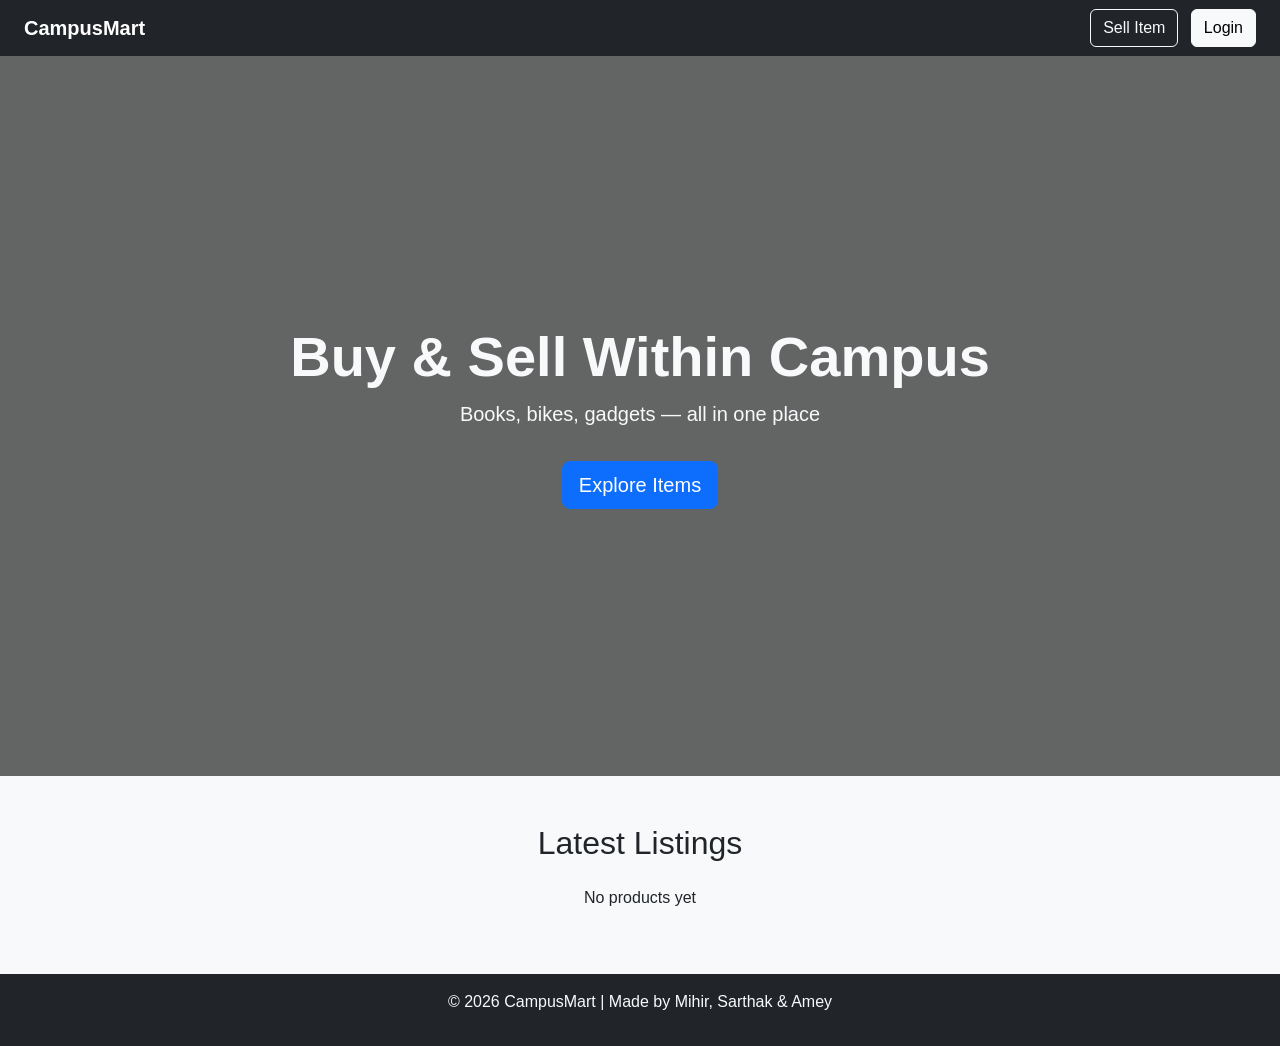
<file: index.html>
<!doctype html>

<html lang="en">
  <head>
    <meta charset="UTF-8" />
    <meta name="viewport" content="width=device-width, initial-scale=1.0" />
    <title>CampusMart</title>

    <!-- Bootstrap -->

    <link
      href="https://cdn.jsdelivr.net/npm/bootstrap@5.3.0/dist/css/bootstrap.min.css"
      rel="stylesheet"
    />

    <!-- Custom CSS -->

    <link rel="stylesheet" href="css/style.css" />
  </head>

  <body>
    <!-- NAVBAR -->

    <nav class="navbar navbar-expand-lg navbar-dark bg-dark px-4">
      <a class="navbar-brand fw-bold" href="index.html">CampusMart</a>

      <div class="ms-auto">
        <a href="add.html" class="btn btn-outline-light me-2">Sell Item</a>
        <a href="login.html" class="btn btn-light">Login</a>
      </div>
    </nav>

    <!-- HERO SECTION -->

    <section class="hero d-flex align-items-center text-center text-light">
      <div class="container">
        <h1 class="display-4 fw-bold">Buy & Sell Within Campus</h1>
        <p class="lead">Books, bikes, gadgets — all in one place</p>
        <a href="#products" class="btn btn-primary btn-lg mt-3"
          >Explore Items</a
        >
      </div>
    </section>

    <!-- PRODUCTS SECTION -->

    <section id="products" class="container my-5">
      <h2 class="text-center mb-4">Latest Listings</h2>
      <div class="row" id="productList"></div>
    </section>

    <!-- FOOTER -->

    <footer class="bg-dark text-light text-center py-3">
      <p>© 2026 CampusMart | Made by Mihir, Sarthak & Amey</p>
    </footer>

    <!-- JS -->

    <script src="js/script.js"></script>
  </body>
</html>
</file>
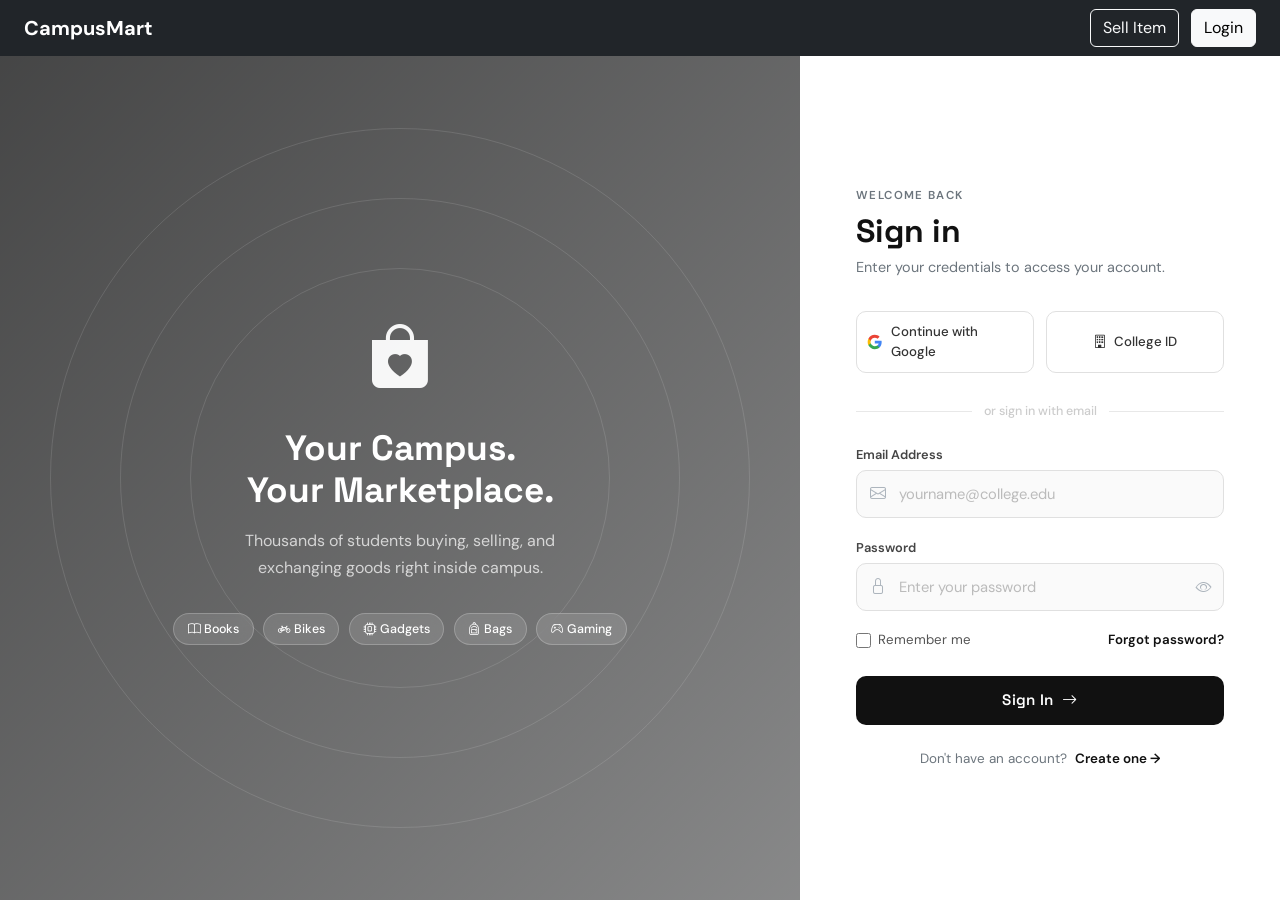
<file: login.html>
<!doctype html>
<html lang="en">
  <head>
    <meta charset="UTF-8" />
    <meta name="viewport" content="width=device-width, initial-scale=1.0" />
    <title>Login – CampusMart</title>

    <!-- Bootstrap -->
    <link href="https://cdn.jsdelivr.net/npm/bootstrap@5.3.0/dist/css/bootstrap.min.css" rel="stylesheet" />

    <!-- Google Fonts -->
    <link href="https://fonts.googleapis.com/css2?family=Space+Grotesk:wght@400;500;600;700&family=DM+Sans:wght@300;400;500&display=swap" rel="stylesheet" />

    <!-- Bootstrap Icons -->
    <link rel="stylesheet" href="https://cdn.jsdelivr.net/npm/bootstrap-icons@1.11.3/font/bootstrap-icons.min.css" />

    <!-- Custom CSS -->
    <link rel="stylesheet" href="css/style.css" />

    <style>
      /* ── PAGE LAYOUT ──────────────────────────────────────── */
      body {
        font-family: 'DM Sans', sans-serif;
        background-color: #f8f9fa;
        min-height: 100vh;
      }

      /* ── SPLIT LAYOUT ─────────────────────────────────────── */
      .login-wrapper {
        min-height: calc(100vh - 56px); /* subtract navbar */
        display: flex;
      }

      /* LEFT — decorative panel */
      .login-visual {
        flex: 1;
        position: relative;
        overflow: hidden;
        background:
          linear-gradient(135deg, rgba(0,0,0,0.72) 0%, rgba(0,0,0,0.45) 100%),
          url("https://images.unsplash.com/photo-1541339907198-e08756dedf3f?w=1200&q=80")
          center/cover no-repeat;
        display: flex;
        align-items: center;
        justify-content: center;
        padding: 3rem;
      }

      /* animated shimmer ring behind the icon */
      .visual-ring {
        position: absolute;
        width: 420px;
        height: 420px;
        border-radius: 50%;
        border: 1.5px solid rgba(255,255,255,0.12);
        top: 50%;
        left: 50%;
        transform: translate(-50%, -50%);
        animation: pulse-ring 3s ease-in-out infinite;
      }
      .visual-ring:nth-child(2) { width: 560px; height: 560px; animation-delay: 0.8s; }
      .visual-ring:nth-child(3) { width: 700px; height: 700px; animation-delay: 1.6s; }

      @keyframes pulse-ring {
        0%, 100% { opacity: 0.4; transform: translate(-50%,-50%) scale(1); }
        50%       { opacity: 0.12; transform: translate(-50%,-50%) scale(1.04); }
      }

      .visual-content {
        position: relative;
        z-index: 2;
        text-align: center;
        color: #fff;
      }

      .visual-content .brand-icon {
        font-size: 4rem;
        display: block;
        margin-bottom: 1.25rem;
        opacity: 0.95;
      }

      .visual-content h2 {
        font-family: 'Space Grotesk', sans-serif;
        font-weight: 700;
        font-size: 2.2rem;
        line-height: 1.2;
        margin-bottom: 1rem;
      }

      .visual-content p {
        color: rgba(255,255,255,0.72);
        font-size: 1rem;
        max-width: 320px;
        margin: 0 auto;
        line-height: 1.7;
      }

      .visual-badges {
        display: flex;
        gap: 0.6rem;
        justify-content: center;
        flex-wrap: wrap;
        margin-top: 2rem;
      }

      .visual-badges span {
        background: rgba(255,255,255,0.12);
        border: 1px solid rgba(255,255,255,0.22);
        color: #fff;
        font-size: 0.78rem;
        font-weight: 500;
        padding: 0.35rem 0.85rem;
        border-radius: 50px;
        backdrop-filter: blur(6px);
      }

      /* RIGHT — form panel */
      .login-form-panel {
        width: 480px;
        flex-shrink: 0;
        background: #fff;
        display: flex;
        align-items: center;
        justify-content: center;
        padding: 3rem 3.5rem;
      }

      .login-form-panel .inner {
        width: 100%;
      }

      /* ── FORM HEADER ──────────────────────────────────────── */
      .form-header {
        margin-bottom: 2rem;
      }

      .form-header .eyebrow {
        font-size: 0.72rem;
        font-weight: 600;
        letter-spacing: 0.12em;
        text-transform: uppercase;
        color: #6c757d;
        margin-bottom: 0.5rem;
      }

      .form-header h1 {
        font-family: 'Space Grotesk', sans-serif;
        font-size: 2rem;
        font-weight: 700;
        color: #111;
        margin-bottom: 0.4rem;
      }

      .form-header p {
        color: #6c757d;
        font-size: 0.9rem;
      }

      /* ── INPUTS ───────────────────────────────────────────── */
      .field-group {
        position: relative;
        margin-bottom: 1.2rem;
      }

      .field-group label {
        font-size: 0.8rem;
        font-weight: 600;
        color: #444;
        margin-bottom: 0.4rem;
        display: block;
      }

      .field-group .input-wrap {
        position: relative;
      }

      .field-group .input-icon {
        position: absolute;
        left: 14px;
        top: 50%;
        transform: translateY(-50%);
        color: #adb5bd;
        font-size: 1rem;
        pointer-events: none;
        transition: color 0.2s;
      }

      .field-group input {
        width: 100%;
        padding: 0.75rem 2.8rem 0.75rem 2.6rem;
        border: 1.5px solid #e0e0e0;
        border-radius: 10px;
        font-family: 'DM Sans', sans-serif;
        font-size: 0.92rem;
        color: #111;
        background: #fafafa;
        transition: border-color 0.2s, box-shadow 0.2s, background 0.2s;
        outline: none;
      }

      .field-group input::placeholder { color: #bbb; }

      .field-group input:focus {
        border-color: #111;
        background: #fff;
        box-shadow: 0 0 0 3px rgba(0,0,0,0.07);
      }

      .field-group input:focus + .focus-border { width: 100%; }

      /* toggle password visibility */
      .toggle-pw {
        position: absolute;
        right: 12px;
        top: 50%;
        transform: translateY(-50%);
        background: none;
        border: none;
        cursor: pointer;
        color: #adb5bd;
        font-size: 1rem;
        padding: 0;
        line-height: 1;
        transition: color 0.2s;
      }
      .toggle-pw:hover { color: #111; }

      /* ── OPTIONS ROW ──────────────────────────────────────── */
      .options-row {
        display: flex;
        align-items: center;
        justify-content: space-between;
        margin-bottom: 1.6rem;
        font-size: 0.83rem;
      }

      .options-row .remember {
        display: flex;
        align-items: center;
        gap: 0.45rem;
        color: #555;
        cursor: pointer;
        user-select: none;
      }

      .options-row .remember input[type="checkbox"] {
        width: 15px;
        height: 15px;
        accent-color: #111;
        cursor: pointer;
      }

      .options-row a {
        color: #111;
        font-weight: 600;
        text-decoration: none;
      }
      .options-row a:hover { text-decoration: underline; }

      /* ── SUBMIT BUTTON ────────────────────────────────────── */
      .btn-login {
        width: 100%;
        padding: 0.82rem;
        background: #111;
        color: #fff;
        border: none;
        border-radius: 10px;
        font-family: 'Space Grotesk', sans-serif;
        font-size: 0.95rem;
        font-weight: 600;
        letter-spacing: 0.02em;
        cursor: pointer;
        position: relative;
        overflow: hidden;
        transition: background 0.25s, transform 0.15s;
      }

      .btn-login:hover  { background: #222; transform: translateY(-1px); }
      .btn-login:active { transform: translateY(0); }

      /* ── DIVIDER ──────────────────────────────────────────── */
      .divider {
        display: flex;
        align-items: center;
        gap: 0.75rem;
        margin: 1.5rem 0;
        color: #ccc;
        font-size: 0.78rem;
        font-weight: 500;
      }

      .divider::before,
      .divider::after {
        content: '';
        flex: 1;
        height: 1px;
        background: #e8e8e8;
      }

      /* ── SOCIAL BUTTONS ───────────────────────────────────── */
      .social-btns {
        display: flex;
        gap: 0.75rem;
        margin-bottom: 1.8rem;
      }

      .btn-social {
        flex: 1;
        display: flex;
        align-items: center;
        justify-content: center;
        gap: 0.5rem;
        padding: 0.65rem;
        border: 1.5px solid #e0e0e0;
        border-radius: 10px;
        background: #fff;
        font-family: 'DM Sans', sans-serif;
        font-size: 0.83rem;
        font-weight: 500;
        color: #333;
        cursor: pointer;
        transition: border-color 0.2s, background 0.2s;
        text-decoration: none;
      }

      .btn-social:hover { border-color: #aaa; background: #f9f9f9; color: #111; }
      .btn-social img { width: 16px; height: 16px; }

      /* ── FOOTER LINK ──────────────────────────────────────── */
      .signup-link {
        text-align: center;
        font-size: 0.84rem;
        color: #6c757d;
      }

      .signup-link a {
        color: #111;
        font-weight: 600;
        text-decoration: none;
      }

      .signup-link a:hover { text-decoration: underline; }

      /* ── ERROR MESSAGE ────────────────────────────────────── */
      .error-msg {
        display: none;
        background: #fff5f5;
        border: 1px solid #ffc9c9;
        color: #c92a2a;
        font-size: 0.82rem;
        padding: 0.6rem 0.85rem;
        border-radius: 8px;
        margin-bottom: 1rem;
        align-items: center;
        gap: 0.4rem;
      }

      /* ── SUCCESS FLASH ────────────────────────────────────── */
      .success-overlay {
        display: none;
        position: fixed;
        inset: 0;
        background: rgba(0,0,0,0.55);
        z-index: 999;
        align-items: center;
        justify-content: center;
      }

      .success-card {
        background: #fff;
        border-radius: 16px;
        padding: 2.5rem 2rem;
        text-align: center;
        max-width: 320px;
        animation: pop-in 0.3s cubic-bezier(0.34,1.56,0.64,1) forwards;
      }

      @keyframes pop-in {
        from { opacity: 0; transform: scale(0.85); }
        to   { opacity: 1; transform: scale(1); }
      }

      .success-card i {
        font-size: 3rem;
        color: #2f9e44;
        display: block;
        margin-bottom: 0.75rem;
      }

      .success-card h5 {
        font-family: 'Space Grotesk', sans-serif;
        font-weight: 700;
        margin-bottom: 0.35rem;
      }

      .success-card p { color: #6c757d; font-size: 0.88rem; }

      /* ── RESPONSIVE ───────────────────────────────────────── */
      @media (max-width: 860px) {
        .login-visual   { display: none; }
        .login-form-panel { width: 100%; padding: 2.5rem 1.75rem; }
      }
    </style>
  </head>

  <body>
    <!-- NAVBAR (same as index.html) -->
    <nav class="navbar navbar-expand-lg navbar-dark bg-dark px-4">
      <a class="navbar-brand fw-bold" href="index.html">CampusMart</a>
      <div class="ms-auto">
        <a href="add.html" class="btn btn-outline-light me-2">Sell Item</a>
        <a href="login.html" class="btn btn-light">Login</a>
      </div>
    </nav>

    <!-- MAIN LOGIN AREA -->
    <div class="login-wrapper">

      <!-- LEFT VISUAL PANEL -->
      <div class="login-visual">
        <div class="visual-ring"></div>
        <div class="visual-ring"></div>
        <div class="visual-ring"></div>

        <div class="visual-content">
          <i class="bi bi-bag-heart-fill brand-icon"></i>
          <h2>Your Campus.<br>Your Marketplace.</h2>
          <p>Thousands of students buying, selling, and exchanging goods right inside campus.</p>
          <div class="visual-badges">
            <span><i class="bi bi-book me-1"></i>Books</span>
            <span><i class="bi bi-bicycle me-1"></i>Bikes</span>
            <span><i class="bi bi-cpu me-1"></i>Gadgets</span>
            <span><i class="bi bi-backpack me-1"></i>Bags</span>
            <span><i class="bi bi-controller me-1"></i>Gaming</span>
          </div>
        </div>
      </div>

      <!-- RIGHT FORM PANEL -->
      <div class="login-form-panel">
        <div class="inner">

          <div class="form-header">
            <p class="eyebrow">Welcome back</p>
            <h1>Sign in</h1>
            <p>Enter your credentials to access your account.</p>
          </div>

          <!-- Error message (shown on bad login) -->
          <div class="error-msg" id="errorMsg">
            <i class="bi bi-exclamation-circle-fill"></i>
            <span id="errorText">Invalid email or password.</span>
          </div>

          <!-- Social login -->
          <div class="social-btns">
            <a href="#" class="btn-social">
              <!-- Google SVG icon -->
              <svg width="16" height="16" viewBox="0 0 24 24">
                <path fill="#4285F4" d="M22.56 12.25c0-.78-.07-1.53-.2-2.25H12v4.26h5.92c-.26 1.37-1.04 2.53-2.21 3.31v2.77h3.57c2.08-1.92 3.28-4.74 3.28-8.09z"/>
                <path fill="#34A853" d="M12 23c2.97 0 5.46-.98 7.28-2.66l-3.57-2.77c-.98.66-2.23 1.06-3.71 1.06-2.86 0-5.29-1.93-6.16-4.53H2.18v2.84C3.99 20.53 7.7 23 12 23z"/>
                <path fill="#FBBC05" d="M5.84 14.09c-.22-.66-.35-1.36-.35-2.09s.13-1.43.35-2.09V7.07H2.18C1.43 8.55 1 10.22 1 12s.43 3.45 1.18 4.93l3.66-2.84z"/>
                <path fill="#EA4335" d="M12 5.38c1.62 0 3.06.56 4.21 1.64l3.15-3.15C17.45 2.09 14.97 1 12 1 7.7 1 3.99 3.47 2.18 7.07l3.66 2.84c.87-2.6 3.3-4.53 6.16-4.53z"/>
              </svg>
              Continue with Google
            </a>
            <a href="#" class="btn-social">
              <i class="bi bi-building"></i>
              College ID
            </a>
          </div>

          <div class="divider">or sign in with email</div>

          <!-- Login Form -->
          <div id="loginForm">
            <div class="field-group">
              <label for="email">Email Address</label>
              <div class="input-wrap">
                <i class="bi bi-envelope input-icon"></i>
                <input
                  type="email"
                  id="email"
                  placeholder="yourname@college.edu"
                  autocomplete="email"
                />
                <span id="emailToggle"></span>
              </div>
            </div>

            <div class="field-group">
              <label for="password">Password</label>
              <div class="input-wrap">
                <i class="bi bi-lock input-icon"></i>
                <input
                  type="password"
                  id="password"
                  placeholder="Enter your password"
                  autocomplete="current-password"
                />
                <button class="toggle-pw" type="button" id="togglePw" title="Show/hide password">
                  <i class="bi bi-eye" id="pwIcon"></i>
                </button>
              </div>
            </div>

            <div class="options-row">
              <label class="remember">
                <input type="checkbox" id="rememberMe" />
                Remember me
              </label>
              <a href="#">Forgot password?</a>
            </div>

            <button class="btn-login" id="loginBtn" onclick="handleLogin()">
              Sign In &nbsp;<i class="bi bi-arrow-right"></i>
            </button>
          </div>

          <div class="signup-link mt-4">
            Don't have an account? &nbsp;<a href="register.html">Create one →</a>
          </div>

        </div>
      </div>
    </div>

    <!-- Success overlay -->
    <div class="success-overlay" id="successOverlay">
      <div class="success-card">
        <i class="bi bi-check-circle-fill"></i>
        <h5>You're in!</h5>
        <p>Redirecting to your dashboard…</p>
      </div>
    </div>

    <!-- Bootstrap JS -->
    <script src="https://cdn.jsdelivr.net/npm/bootstrap@5.3.0/dist/js/bootstrap.bundle.min.js"></script>

    <script>
      /* ── PASSWORD TOGGLE ──────────────────────────────────── */
      document.getElementById('togglePw').addEventListener('click', function () {
        const pw   = document.getElementById('password');
        const icon = document.getElementById('pwIcon');
        if (pw.type === 'password') {
          pw.type = 'text';
          icon.className = 'bi bi-eye-slash';
        } else {
          pw.type = 'password';
          icon.className = 'bi bi-eye';
        }
      });

      /* ── LOGIN HANDLER ────────────────────────────────────── */
      function handleLogin() {
        const email    = document.getElementById('email').value.trim();
        const password = document.getElementById('password').value;
        const errorMsg = document.getElementById('errorMsg');
        const errorTxt = document.getElementById('errorText');

        // Basic validation
        if (!email || !password) {
          errorTxt.textContent = 'Please fill in both fields.';
          errorMsg.style.display = 'flex';
          return;
        }

        if (!email.includes('@')) {
          errorTxt.textContent = 'Please enter a valid email address.';
          errorMsg.style.display = 'flex';
          return;
        }

        errorMsg.style.display = 'none';

        // Check against localStorage users (set during registration)
        const users = JSON.parse(localStorage.getItem('users')) || [];
        const match = users.find(u => u.email === email && u.password === password);

        if (match || users.length === 0) {
          // If no users registered yet, allow any login for demo purposes
          localStorage.setItem('loggedInUser', JSON.stringify(match || { email }));

          // Show success overlay then redirect
          document.getElementById('successOverlay').style.display = 'flex';
          setTimeout(() => { window.location.href = 'index.html'; }, 1800);
        } else {
          errorTxt.textContent = 'Invalid email or password. Try again.';
          errorMsg.style.display = 'flex';
        }
      }

      /* ── ALLOW ENTER KEY ──────────────────────────────────── */
      document.addEventListener('keydown', function (e) {
        if (e.key === 'Enter') handleLogin();
      });
    </script>
  </body>
</html>
</file>
<file: css/style.css>
body {
  font-family: Arial, sans-serif;
  background-color: #f8f9fa;
}

/* HERO */
.hero {
  height: 80vh;
  background:
    linear-gradient(rgba(0, 0, 0, 0.6), rgba(0, 0, 0, 0.6)),
    url("https://images.unsplash.com/photo-1519389950473-47ba0277781c");
  background-size: cover;
  background-position: center;
}

/* CARD */
.card {
  border-radius: 12px;
  overflow: hidden;
  transition: 0.3s;
}

.card:hover {
  transform: translateY(-5px);
}
</file>
